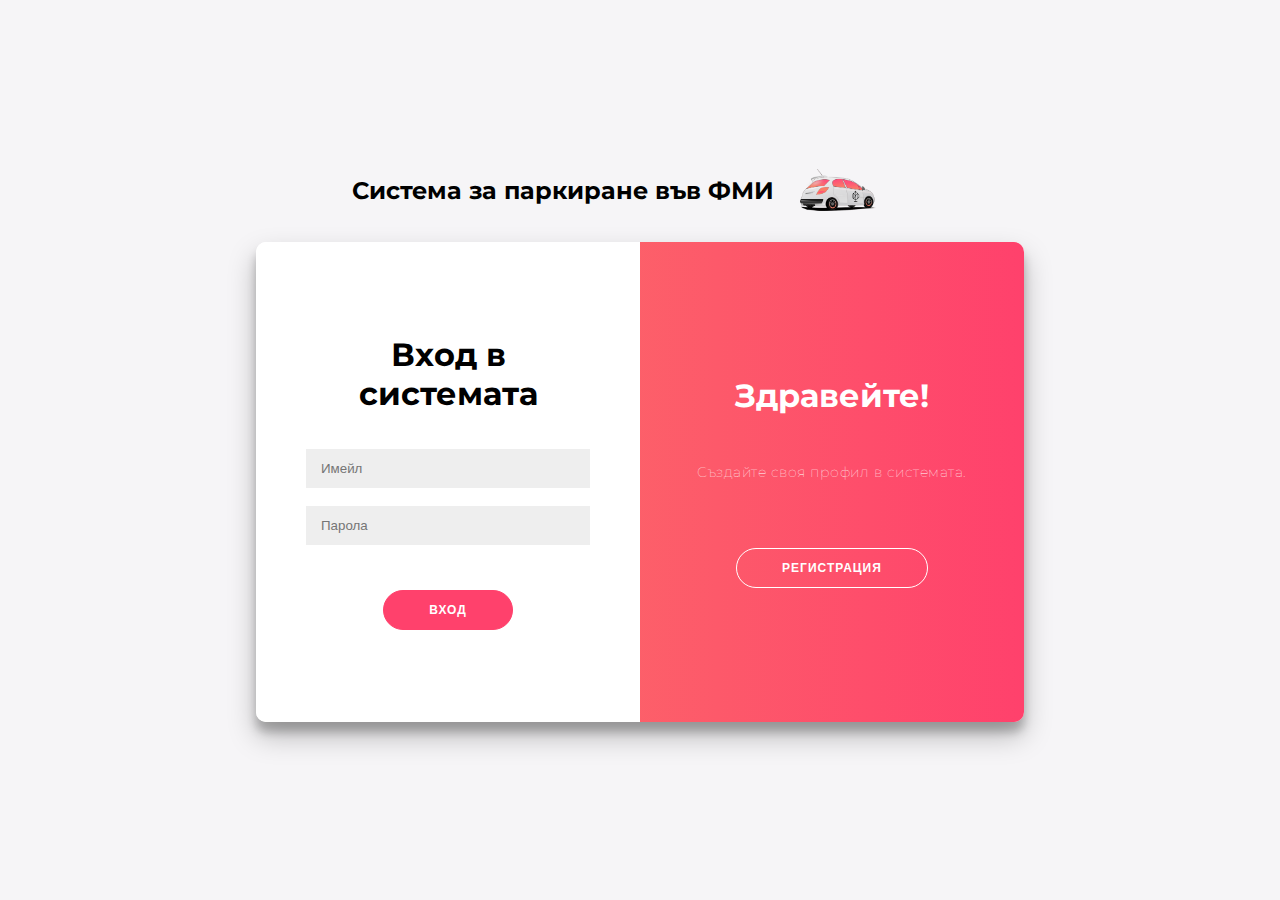
<file: FMI_Parking_System/index.html>
<!DOCTYPE html>
<html lang="en">
<head>
    <meta charset="UTF-8">
    <meta http-equiv="X-UA-Compatible" content="IE=edge">
    <meta name="viewport" content="width=device-width, initial-scale=1.0">
    <title>Система за паркиране във ФМИ</title>
</head>
<body>
    <!-- this is the default page of the system which redirects the user over to the login page -->
    <script>
        window.location.replace("frontend/login/login_form.html");
    </script>
</body>
</html>
</file>
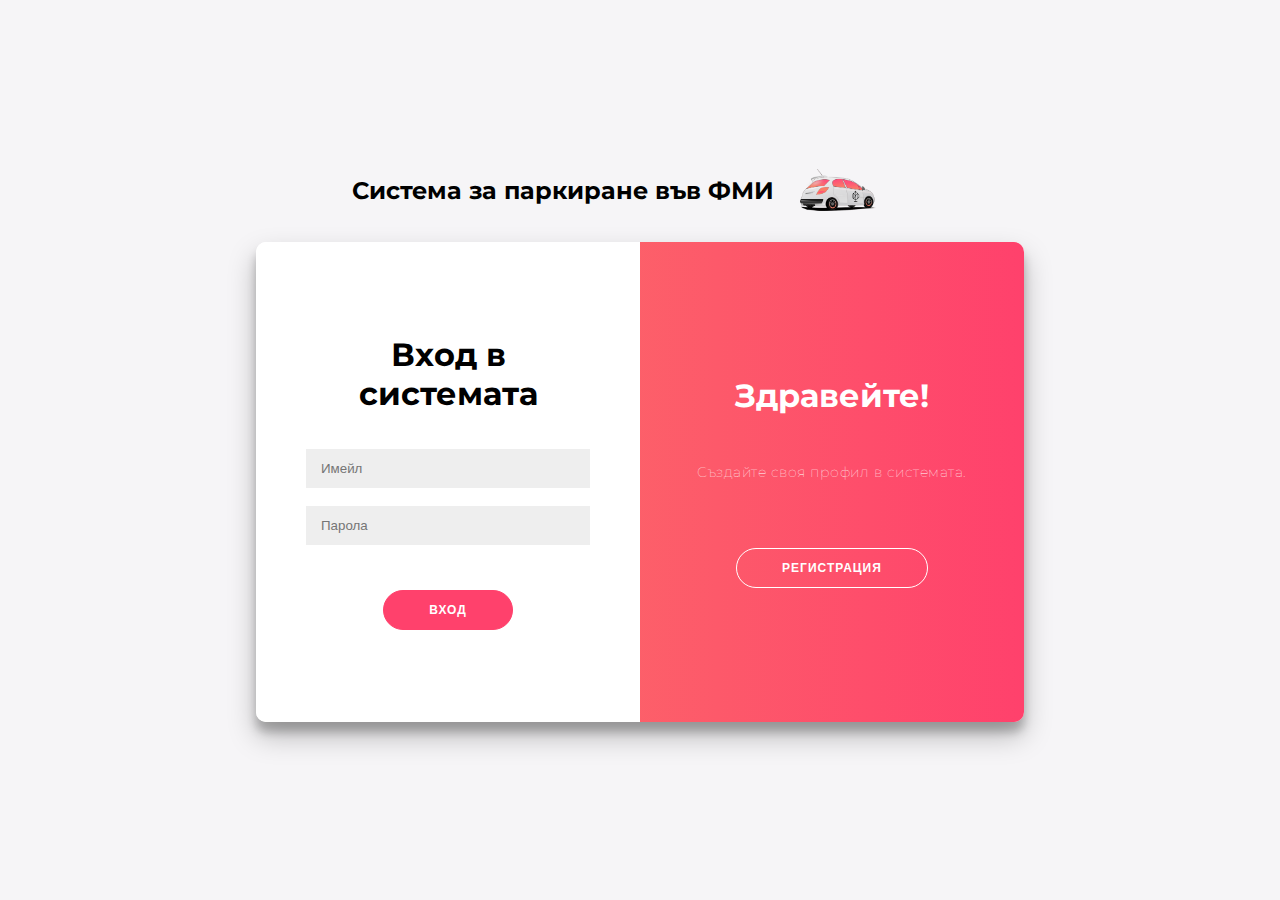
<file: FMI_Parking_System/frontend/login/login_form.html>
<!DOCTYPE html>
<html lang="en">

<head>
  <meta charset="UTF-8" />
  <meta http-equiv="X-UA-Compatible" content="IE=edge" />
  <meta name="viewport" content="width=device-width, initial-scale=1.0" />
  <link rel="stylesheet" href="css/login_form_styles.css">
  <script defer src="javascript/send_user_data.js"></script>
  <title>Login</title>
</head>

<body>

  <!-- log in and register page header-->
  <header>
    <h2 id="system-name-header">Система за паркиране във ФМИ</h2>
    <img src="images/Logo.png" alt="Parking system logo">
  </header>
  <div class="container" id="container">

    <div class="form-container sign-in-container">
      
      <!-- log in form -->
      <form id="login-form">
        <h1>Вход в системата</h1>
        
        <!-- email -->
        <input type="email" placeholder="Имейл" required name="email-login" id="email">

        <!-- password -->
        <input type="password" placeholder="Парола" required name="password-login" id="password">

        <!-- submit button -->
        <button type="submit" id="login-button" onclick="login()">Вход</button>

        <!-- response when a field was incorrect -->
        <div class="form-item no-show" id="response-message">
        </div>
      </form>
    </div>

    <div class="form-container sign-up-container">
      <!-- Registration form -->
      <form id="registration-form">
        <h1>Създай акаунт</h1>

        <!-- first name -->
        <input type="text" placeholder="Име" autocomplete="off" required name="firstname" id="firstname">

        <!-- last name -->
        <input type="text" placeholder="Фамилия" autocomplete="off" required name="lastname" id="lastname">

        <!-- user sex -->
        <select name="sex" id="sex" class="custom-select">
          <option value="M">Мъж</option>
          <option value="F">Жена</option>
        </select>

        <!-- car number -->
        <input type="text" placeholder="Номер на кола" autocomplete="off" required name="car_number" id="car_number">

        <!-- email -->
        <input type="email" placeholder="Имейл" required name="email-register" id="email">

        <!-- password -->
        <input type="password" placeholder="Парола" required name="password-register" id="password">

        <!-- repeat password -->
        <input type="password" placeholder="Повторете паролата" required name="repeat_password" id="repeat-password">

        <!-- user type -->
        <select name="user_type" id="user-type" class="custom-select">
          <option value="Щатен преподавател">Щатен преподавател</option>
          <option value="Хоноруван преподавател">Хоноруван преподавател</option>
        </select>

        <!-- submit button -->
        <button type="submit" id="register-button" onclick="register()">Регистриране</button>

        <!-- response when a field was incorrect -->
        <div class="form-item no-show" id="response-message-register">
        </div>
      </form>
    </div>

    <!-- Slide part -->
    <div class="overlay-container">
      <div class="overlay">
        <!-- Slide part - login -->
        <div class="overlay-panel overlay-left">
          <h1>Здравейте отново!</h1>
          <p>За да използвате функционалностите на системата, моля влезте във вашия профил.</p>
          <button class="ghost" id="signIn">Вход</button>
        </div>
        <!-- Slide part - registration -->
        <div class="overlay-panel overlay-right">
          <h1>Здравейте!</h1>
          <p>Създайте своя профил в системата.</p>
          <button class="ghost" id="signUp">Регистрация</button>
        </div>
      </div>
    </div>

  </div>

</body>

</html>
</file>
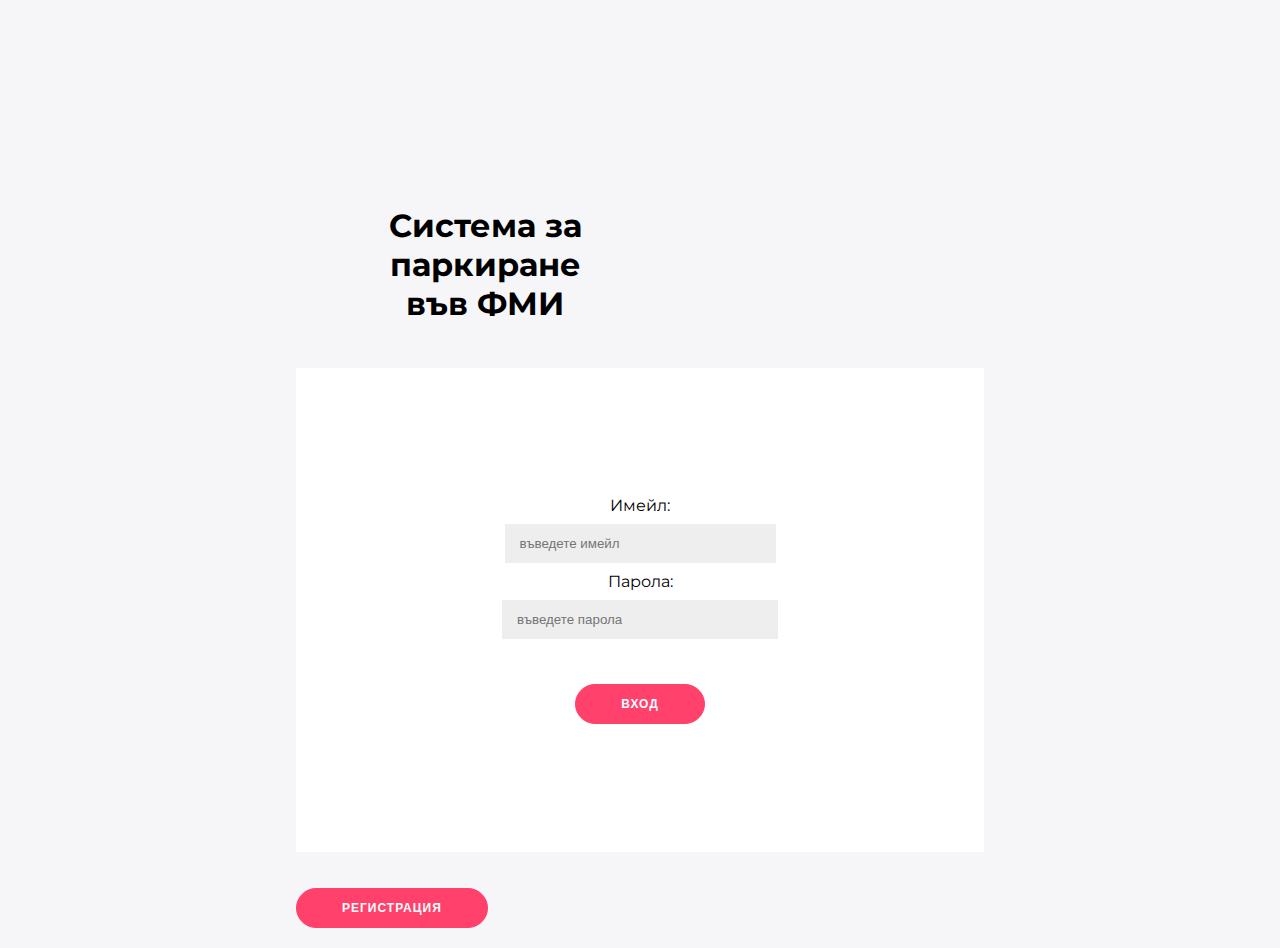
<file: FMI_Parking_System/frontend/login/login_form_old-ne ni trqbva.html>
<!DOCTYPE html>
<html lang="en">
<head>
    <meta charset="UTF-8" />
    <meta http-equiv="X-UA-Compatible" content="IE=edge" />
    <meta name="viewport" content="width=device-width, initial-scale=1.0" />
    <link rel="stylesheet" href="css/login_form_styles.css">
    <script defer src="javascript/send_user_data.js"></script>
    <title>Login</title>
</head>
<body>
    <main>
        <!-- log in page header -->
        <header>
            <h1 id="system-name-header">Система за паркиране във ФМИ</h1>
        </header>

        <!-- log in form -->
        <form id="login-form">

            <!-- email -->
            <div class="form-item">
                <label for="email"><span>Имейл:</span></label>
                <input type="email" placeholder="въведете имейл" required name="email" id="email">
            </div>

            <!-- password -->
            <div class="form-item">
                <label for="password"><span>Парола:</span></label>
                <input type="password" placeholder="въведете парола" required name="password" id="password">
            </div>

            <!-- submit button -->
            <div class="form-item button-container">
                <button type="submit" id="login-button">Вход</button>
            </div>

            <!-- response when a field was incorrect -->
            <div class="form-item no-show" id="response-message">
            </div>
        </form>

        <!-- button for redirection over to the registration page in case the user doesn't have account -->
        <button type="button" id="to-registration-btn">Регистрация</button>
    </main>
</body>
</html>
</file>
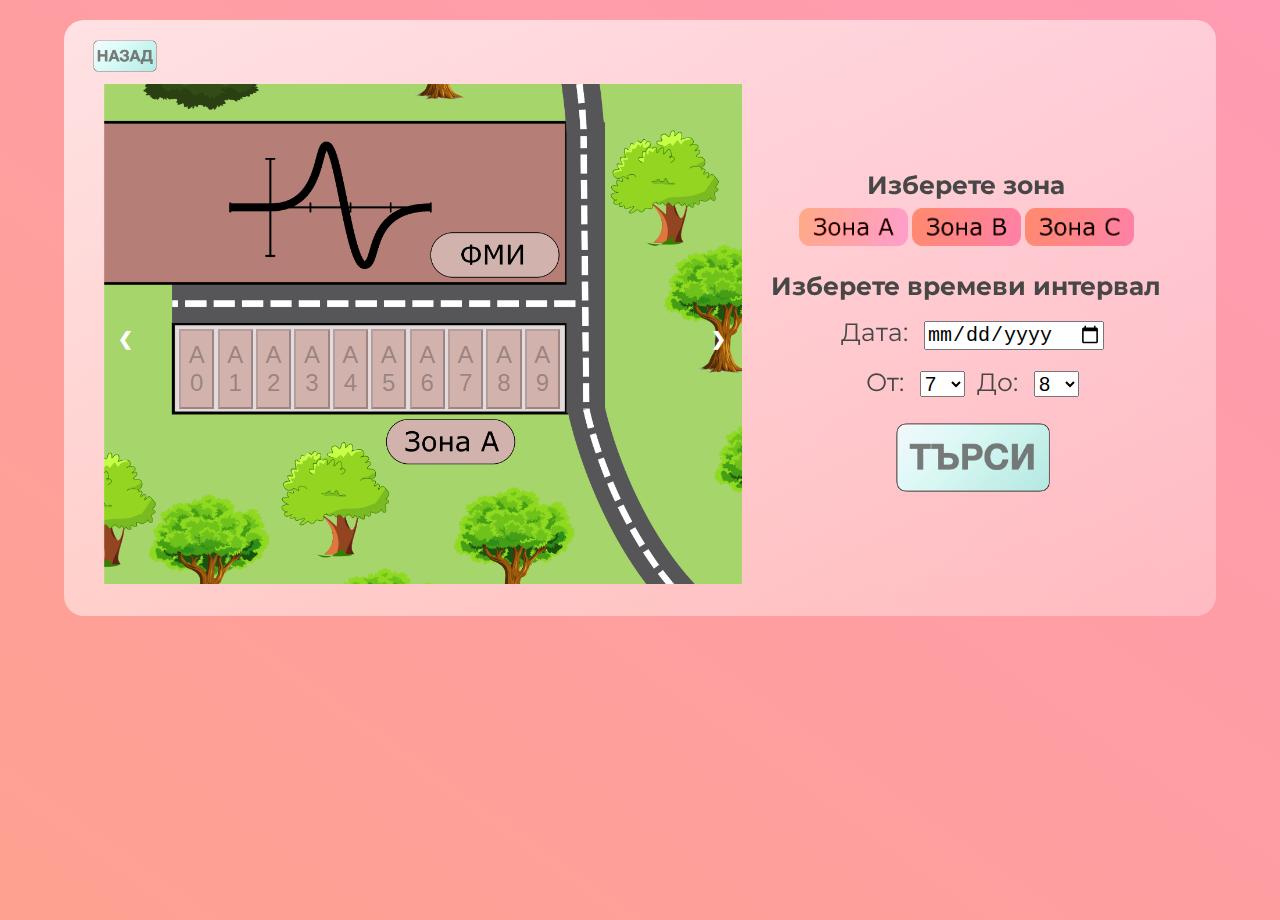
<file: FMI_Parking_System/frontend/map/zones.html>
<!DOCTYPE html>
<html lang="en">

<head>
  <meta charset="UTF-8">
  <meta http-equiv="X-UA-Compatible"
        content="IE=edge">
  <meta name="viewport"
        content="width=device-width, initial-scale=1.0">
  <link rel="stylesheet"
        href="css/zones.css">
  <script defer
          src="javascript/load_map.js"></script>
  <script defer
          src="javascript/send_form_search.js"></script>
  <script defer
          src="javascript/handle_select_options.js"></script>
  <script defer
          src="javascript/buttons_click.js"></script>
  <title>Save slot</title>
</head>

<body>
  <main>
    <div class="left-right-wrapper">
      <div class="left">

        <!-- Slideshow -->
        <div class="slideshow-container">

          <!-- First slide -->
          <div class="mySlides fade"
               id="FMI">
            <button class="space"
                    id="A0"
                    disabled>A<br>0</button>
            <button class="space"
                    id="A1"
                    disabled>A<br>1</button>
            <button class="space"
                    id="A2"
                    disabled>A<br>2</button>
            <button class="space"
                    id="A3"
                    disabled>A<br>3</button>
            <button class="space"
                    id="A4"
                    disabled>A<br>4</button>
            <button class="space"
                    id="A5"
                    disabled>A<br>5</button>
            <button class="space"
                    id="A6"
                    disabled>A<br>6</button>
            <button class="space"
                    id="A7"
                    disabled>A<br>7</button>
            <button class="space"
                    id="A8"
                    disabled>A<br>8</button>
            <button class="space"
                    id="A9"
                    disabled>A<br>9</button>
          </div>

          <!-- Second slide -->
          <div class="mySlides fade"
               id="FZF">
            <button class="space"
                    id="B0"
                    disabled>B<br>0</button>
            <button class="space"
                    id="B1"
                    disabled>B<br>1</button>
            <button class="space"
                    id="B2"
                    disabled>B<br>2</button>
            <button class="space"
                    id="B3"
                    disabled>B<br>3</button>
            <button class="space"
                    id="B4"
                    disabled>B<br>4</button>
            <button class="space"
                    id="B5"
                    disabled>B<br>5</button>
            <button class="space"
                    id="B6"
                    disabled>B<br>6</button>
            <button class="space"
                    id="B7"
                    disabled>B<br>7</button>
            <button class="space"
                    id="B8"
                    disabled>B<br>8</button>
            <button class="space"
                    id="B9"
                    disabled>B<br>9</button>
            <button class="space"
                    id="B10"
                    disabled>B<br>10</button>
            <button class="space"
                    id="B11"
                    disabled>B<br>11</button>
            <button class="space"
                    id="B12"
                    disabled>B<br>12</button>
            <button class="space"
                    id="B13"
                    disabled>B<br>13</button>
            <button class="space"
                    id="B14"
                    disabled>B<br>14</button>
            <button class="space"
                    id="B15"
                    disabled>B<br>15</button>
          </div>

          <!-- Third slide -->
          <div class="mySlides fade"
               id="FHF">
            <button class="space"
                    id="C0"
                    disabled>C<br>0</button>
            <button class="space"
                    id="C1"
                    disabled>C<br>1</button>
            <button class="space"
                    id="C2"
                    disabled>C<br>2</button>
            <button class="space"
                    id="C3"
                    disabled>C<br>3</button>
            <button class="space"
                    id="C4"
                    disabled>C<br>4</button>
            <button class="space"
                    id="C5"
                    disabled>C<br>5</button>
            <button class="space"
                    id="C6"
                    disabled>C<br>6</button>
            <button class="space"
                    id="C7"
                    disabled>C<br>7</button>
            <button class="space"
                    id="C8"
                    disabled>C<br>8</button>
            <button class="space"
                    id="C9"
                    disabled>C<br>9</button>
            <button class="space"
                    id="C10"
                    disabled>C<br>10</button>
            <button class="space"
                    id="C11"
                    disabled>C<br>11</button>
            <button class="space"
                    id="C12"
                    disabled>C<br>12</button>
            <button class="space"
                    id="C13"
                    disabled>C<br>13</button>
            <button class="space"
                    id="C14"
                    disabled>C<br>14</button>
            <button class="space"
                    id="C15"
                    disabled>C<br>15</button>
            <button class="space"
                    id="C16"
                    disabled>C<br>16</button>
            <button class="space"
                    id="C17"
                    disabled>C<br>17</button>
          </div>

          <!-- Pointers for next and previous slide -->
          <a class="prev"
             onclick="plusSlides(-1)">&#10094;</a>
          <a class="next"
             onclick="plusSlides(1)">&#10095;</a>
        </div>
      </div>

      <div class="right">
        <h2 class="text">Изберете зона</h2>

        <!-- Zone buttons -->
        <div class="btn-container">
          <img src="./images/buttonA.png"
               alt="btnA"
               class="btn"
               onclick="currentSlide(1)"></img>
          <img src="./images/buttonB.png"
               alt="btnB"
               class="btn"
               onclick="currentSlide(2)"></img>
          <img src="./images/buttonC.png"
               alt="btnC"
               class="btn"
               onclick="currentSlide(3)"></img>
        </div>

        <!-- Form for querying available places in a specific time period -->
        <form id="search-form">

          <!-- Form header -->
          <header id="form-header">
            <h2 class="text">Изберете времеви интервал</h2>
          </header>

          <!-- The form itself -->
          <section id="form-inputs">

            <!-- Date for the query -->
            <div class="form-item">
              <label for="date"
                     class="text">Дата:</label>
              <input type="date"
                     name="date"
                     id="date">
            </div>

            <div class="interval-wrapper">
              <!-- The beggining of the time interval -->
              <div class="form-item">
                <label for="start-time"
                       class="text">От:</label>

                <!-- Its options are created dynamically -->
                <select name="start-time"
                        id="start-time">
                </select>
              </div>

              <!-- The end of the time interval -->
              <div class="form-item">
                <label for="end-time"
                       class="text">До:</label>

                <!-- Its options are created dynamically -->
                <select name="end-time"
                        id="end-time">
                </select>
              </div>
            </div>

            <!-- button "Търси" for submitting the form -->
            <img src="images/search.png"
                 class="search-btn"
                 id="to-search">

          </section>

          <!-- Response from the backend -->
          <div id="response">
          </div>
        </form>
      </div>
    </div>

    <!-- Response from the backend -->
    <div id="reservation-response">
    </div>

  </main>

  <!-- Confirmation box for when the user clicks on an available slot -->
  <div id="confirm-message-container"
       class="non-visible">
    <section id="message">
      <p id="confirm-message">Сигурни ли сте, че искате да резервирате <span id="selected-button"></span>?</p>
    </section>

    <ul id="button-list">
      <li id="yes-button">
        <span>ДА</span>
      </li>
      <li id="no-button">
        <span>НЕ</span>
      </li>
    </ul>
  </div>

  <!-- Dimmer that is used when the confirmation box is displayed (it makes sure that only the confirmation box's options can be pressed and dims everything but the confirmation box)-->
  <div class="dimmer non-visible">
  </div>

  <!-- "Назад" button -->
  <aside>
    <img src="images/back.png"
         class="search-btn"
         id="back-btn">
  </aside>

</body>

</html>
</file>
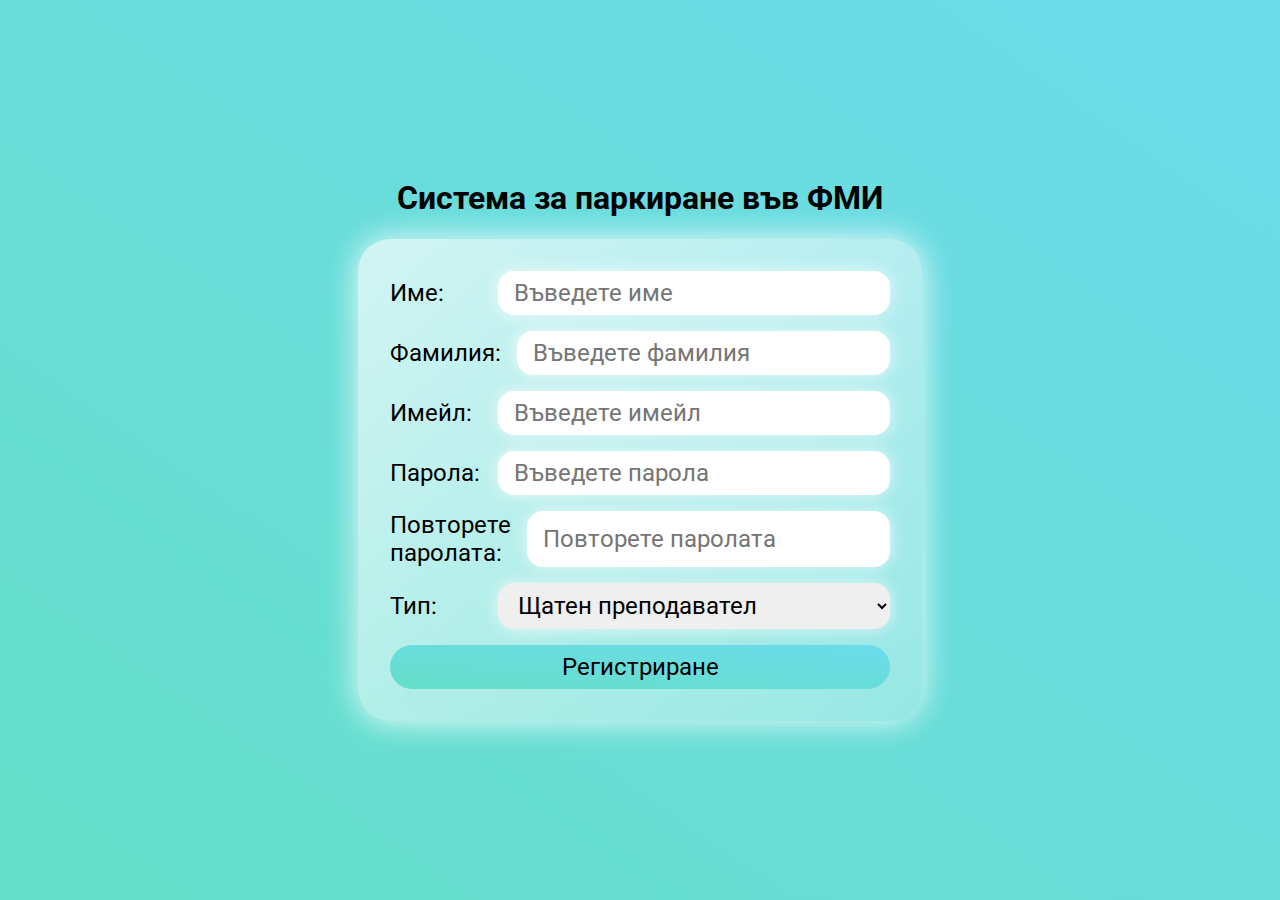
<file: FMI_Parking_System/frontend/registration/registration_form.html>
<!DOCTYPE html>
<html lang="en">
<head>
    <meta charset="UTF-8" />
    <meta http-equiv="X-UA-Compatible" content="IE=edge" />
    <meta name="viewport" content="width=device-width, initial-scale=1.0" />
    <link rel="stylesheet" href="css/form_styles.css">
    <script defer src="../login/javascript/send_user_data.js"></script>
    <title>Register</title>
</head>
<body>
    <main>

        <!-- Registration page header -->
        <header>
            <h1 id="system-name-header">Система за паркиране във ФМИ</h1>
        </header>

        <!-- Registration form -->
        <form id="registration-form">

            <!-- First name -->
            <div class="form-item">
                <label for="firstname"><span>Име:</span></label>
                <input type="text" placeholder="Въведете име" autocomplete="off" required name="firstname" id="firstname">
            </div>

            <!-- Family name -->
            <div class="form-item">
                <label for="lastname"><span>Фамилия:</span></label>
                <input type="text" placeholder="Въведете фамилия" autocomplete="off" required name="lastname" id="lastname">
            </div>

            <!-- E-mail -->
            <div class="form-item">
                <label for="email"><span>Имейл:</span></label>
                <input type="email" placeholder="Въведете имейл" required name="email" id="email">
            </div>

            <!-- Password -->
            <div class="form-item">
                <label for="password"><span>Парола:</span></label>
                <input type="password" placeholder="Въведете парола" required name="password" id="password">
            </div>

            <!-- Repeated password -->
            <div class="form-item">
                <label for="repeat-password"><span>Повторете паролата:</span></label>
                <input type="password" placeholder="Повторете паролата" required name="repeat_password" id="repeat-password">
            </div>

            <!-- User type -->
            <div class="form-item">
                <label for="user-type"><span>Тип:</span></label>
                <select name="user_type" id="user-type">
                    <option value="Щатен преподавател">Щатен преподавател</option>
                    <option value="Хоноруван преподавател">Хоноруван преподавател</option>
                    <option value="Студент">Студент</option>
                </select>
            </div>

            <!-- Submit button -->
            <div class="form-item button-container">
                <button type="submit" id="register-button">Регистриране</button>
            </div>

            <!-- Response message -->
            <div class="form-item no-display" id="response-message">
            </div>
        </form>
    </main>
</body>
</html>
</file>
<file: FMI_Parking_System/frontend/login/css/login_form_styles.css>
@import url('https://fonts.googleapis.com/css?family=Montserrat:400,800');

* {
	box-sizing: border-box;
}

body {
	background: #f6f5f7;
	display: flex;
	justify-content: center;
	align-items: center;
	flex-direction: column;
	font-family: 'Montserrat', sans-serif;
	height: 100vh;
	margin: -20px 0 0px;

	/* color variables used later in the code */
	--buttons: #FF416C;
	--buttonsHover: #FA2E5D;
	--white: #FFFFFF;
	--gradient1: #FA7D67;
	--gradient2: #FF416C;
	--responseMessage: #FF4D4D;
	--responseMessageBox: #FF4D4DB3;
	--mainContainerShadow1: #00000040;
	--mainContainerShadow2: #00000038;
}

h1 {
	font-weight: bold;
	margin: 0;
    margin-bottom: 3vh;
}

h2 {
	text-align: center;
}

p {
	font-size: 14px;
	font-weight: 100;
	line-height: 20px;
	letter-spacing: 0.5px;
	margin: 20px 0 30px;
}

header{
	display: flex;
	width: 55%;
	align-items: center;
	text-align: center;
	padding: 2vh 5vw;
}

img{
	width: 6vw;
	margin-left: 2vw;
}

/* Buttons */
button {
	border-radius: 20px;
	border: 1px solid var(--buttons);
	background-color: var(--buttons);
	color: var(--white);
	font-size: 12px;
	font-weight: bold;
	padding: 12px 45px;
	letter-spacing: 1px;
	text-transform: uppercase;
	transition: transform 80ms ease-in;
    margin-top: 4vh;
}

button:hover{
	background-color: var(--buttonsHover);
	cursor: pointer;
}

button:active {
	transform: scale(0.95);
}

button:focus {
	outline: none;
}

button.ghost {
	background-color: transparent;
	border-color: var(--white);
}

/* Form */
form{
	background-color: var(--white);
	display: flex;
	align-items: center;
	justify-content: center;
	flex-direction: column;
	padding: 0 50px;
	height: 100%;
	text-align: center;
}

/* Form inputs */
input, .custom-select {
	background-color: #eee;
	border: none;
	padding: 12px 15px;
	margin: 1vh 0;
	width: 100%;
}

/* Main container for login and registration */
.container {
	background-color: var(--white);
	border-radius: 10px;
  	box-shadow: 0 14px 28px var(--mainContainerShadow1), 
			0 10px 10px var(--mainContainerShadow2);
	position: relative;
	overflow: hidden;
	width: 60vw;
	max-width: 100%;
	min-height: 480px;
}

.form-container {
	position: absolute;
	top: 0;
	height: 100%;
	transition: all 0.6s ease-in-out;
}

/* Devide into two parts */
.sign-in-container {
	left: 0;
	width: 50%;
	z-index: 2;
}

.sign-up-container {
	left: 0;
	width: 50%;
	opacity: 0;
	z-index: 1;
}

/* Registration to right */
.container.right-panel-active .sign-up-container {
	transform: translateX(100%);
	opacity: 1;
	z-index: 5;
	animation: show 0.6s;
}

/* Error message */
#response-message {
    box-sizing: border-box;
    margin-top: 1.5rem;
    margin-bottom: 0;
    padding: 1rem;
    background-color: var(--responseMessage);
    box-shadow: 0 0 1rem var(--responseMessageBox);
    justify-content: space-evenly;
}

#response-message span {
    color: var(--white);
    display: flex;
    align-items: center;
    justify-content: center;
}

#response-message span p {
    margin: 0;
    text-align: center;
}

#response-message img {
    width: 70px;
    height: 60px;
}

.no-show {
    display: none !important;
}

@keyframes show {
	0%, 49.99% {
		opacity: 0;
		z-index: 1;
	}
	
	50%, 100% {
		opacity: 1;
		z-index: 5;
	}
}

/* Slider container */
.overlay-container {
	position: absolute;
	top: 0;
	left: 50%;
	width: 50%;
	height: 100%;
	overflow: hidden;
	transition: transform 0.6s ease-in-out;
	z-index: 100;
}

/* Slider design */
.overlay {
	background: var(--gradient2);
	background: -webkit-linear-gradient(to right, var(--gradient1), var(--gradient2));
	background: linear-gradient(to right, var(--gradient1), var(--gradient2));
	background-repeat: no-repeat;
	background-size: cover;
	background-position: 0 0;
	color: var(--white);
	position: relative;
	left: -100%;
	height: 100%;
	width: 200%;
  	transform: translateX(0);
	transition: transform 0.6s ease-in-out;
}

.overlay-panel {
	position: absolute;
	display: flex;
	align-items: center;
	justify-content: center;
	flex-direction: column;
	padding: 0 40px;
	text-align: center;
	top: 0;
	height: 100%;
	width: 50%;
	transform: translateX(0);
	transition: transform 0.6s ease-in-out;
}

/* Slider move */
.container.right-panel-active .overlay-container{
	transform: translateX(-100%);
}

.container.right-panel-active .overlay {
  	transform: translateX(50%);
}

.overlay-left {
	transform: translateX(-20%);
}

.container.right-panel-active .overlay-left {
	transform: translateX(0);
}

.overlay-right {
	right: 0;
	transform: translateX(0);
}

.container.right-panel-active .overlay-right {
	transform: translateX(20%);
}
</file>
<file: FMI_Parking_System/frontend/map/css/zones.css>
@import url('https://fonts.googleapis.com/css?family=Montserrat:400,800');

* {
  box-sizing: border-box;
}

body {
  background: linear-gradient(to right top, #FFA190, #FF9BB3);
  font-family: 'Montserrat', sans-serif;
  margin: 0;
  margin-top: 20px;
  min-height: 100vh;

  /* color variables used later in the code */
  --red-color: #D63F4D;
  --green-color: #5BC76A;
  --beige-color: #D2B2ADFF;
  --accountColorFrom: rgba(255, 255, 255, 0.7);
  --accountColorTo: rgba(255, 255, 255, 0.3);
}

main {
  background: linear-gradient(to top left, var(--accountColorTo), var(--accountColorFrom));
  margin-left: 5%;
  padding: 2rem;
  width: 90%;
  border-radius: 20px;
  padding-top: 4rem;
}

h2 {
  margin: 0;
}

input,
select {
  font-size: 20px;
}

/* Slideshow container */
.slideshow-container {
  position: relative;
  margin: auto;
  max-width: 640px;
  width: 100%;
  height: 500px;
}

.mySlides {
  width: 100%;
  height: 100%;
}

.zoomedZones {
  width: 640px;
}

.border {
  border: 2px solid #808080;
  border-radius: 3%;
}

.space {
  position: absolute;
  background-color: #D2B2ADFF;
  cursor: pointer;
}

/* Zone A parking slots */
#A0 {
  top: 49%;
  left: 12%;
  width: 5.5%;
  height: 16%;
  font-size: x-large;
}

#A1 {
  top: 49%;
  left: 18%;
  width: 5.5%;
  height: 16%;
  font-size: x-large;
}

#A2 {
  top: 49%;
  left: 24%;
  width: 5.5%;
  height: 16%;
  font-size: x-large;
}

#A3 {
  top: 49%;
  left: 30%;
  width: 5.5%;
  height: 16%;
  font-size: x-large;
}

#A4 {
  top: 49%;
  left: 36%;
  width: 5.5%;
  height: 16%;
  font-size: x-large;
}

#A5 {
  top: 49%;
  left: 42%;
  width: 5.5%;
  height: 16%;
  font-size: x-large;
}

#A6 {
  top: 49%;
  left: 48%;
  width: 5.5%;
  height: 16%;
  font-size: x-large;
}

#A7 {
  top: 49%;
  left: 54%;
  width: 5.5%;
  height: 16%;
  font-size: x-large;
}

#A8 {
  top: 49%;
  left: 60%;
  width: 5.5%;
  height: 16%;
  font-size: x-large;
}

#A9 {
  top: 49%;
  left: 66%;
  width: 5.5%;
  height: 16%;
  font-size: x-large;
}

/* Zone A background */
#FMI {
  background-image: url("../images/fmi1.png");
  background-repeat: no-repeat;
  background-size: 100% auto;
}

/* Zone B parking slots */
#B0 {
  top: 58.7%;
  left: 2%;
  width: 5.5%;
  height: 16%;
  font-size: large;
}

#B1 {
  top: 58.7%;
  left: 8%;
  width: 5.5%;
  height: 16%;
  font-size: large;
}

#B2 {
  top: 58.7%;
  left: 14%;
  width: 5.5%;
  height: 16%;
  font-size: large;
}

#B3 {
  top: 58.7%;
  left: 20%;
  width: 5.5%;
  height: 16%;
  font-size: large;
}

#B4 {
  top: 58.7%;
  left: 26%;
  width: 5.5%;
  height: 16%;
  font-size: large;
}

#B5 {
  top: 58.7%;
  left: 32%;
  width: 5.5%;
  height: 16%;
  font-size: large;
}

#B6 {
  top: 58.7%;
  left: 38%;
  width: 5.5%;
  height: 16%;
  font-size: large;
}

#B7 {
  top: 58.7%;
  left: 44%;
  width: 5.5%;
  height: 16%;
  font-size: large;
}

#B8 {
  top: 58.7%;
  left: 50%;
  width: 5.5%;
  height: 16%;
  font-size: large;
}

#B9 {
  top: 58.7%;
  left: 56%;
  width: 5.5%;
  height: 16%;
  font-size: large;
}

#B10 {
  top: 83.6%;
  left: 51%;
  width: 5.5%;
  height: 16%;
  font-size: large;
}

#B11 {
  top: 83.6%;
  left: 57.5%;
  width: 5.5%;
  height: 16%;
  font-size: large;
}

#B12 {
  top: 83.6%;
  left: 64%;
  width: 5.5%;
  height: 16%;
  font-size: large;
}

#B13 {
  top: 83.6%;
  left: 70.5%;
  width: 5.5%;
  height: 16%;
  font-size: large;
}

#B14 {
  top: 83.6%;
  left: 77%;
  width: 5.5%;
  height: 16%;
  font-size: large;
}

#B15 {
  top: 83.6%;
  left: 83.5%;
  width: 5.5%;
  height: 16%;
  font-size: large;
}

/* Zone B background */
#FZF {
  background-image: url("../images/fzf1.png");
  background-repeat: no-repeat;
  background-size: 100% 105%;
}

/* Zone C parking slots */
#C0 {
  top: 48%;
  left: 7%;
  width: 7%;
  height: 21%;
  font-size: x-large;
}

#C1 {
  top: 48%;
  left: 15%;
  width: 7%;
  height: 21%;
  font-size: x-large;
}

#C2 {
  top: 48%;
  left: 23%;
  width: 7%;
  height: 21%;
  font-size: x-large;
}

#C3 {
  top: 48%;
  left: 31%;
  width: 7%;
  height: 21%;
  font-size: x-large;
}

#C4 {
  top: 48%;
  left: 39%;
  width: 7%;
  height: 21%;
  font-size: x-large;
}

#C5 {
  top: 48%;
  left: 47%;
  width: 7%;
  height: 21%;
  font-size: x-large;
}

#C6 {
  top: 48%;
  left: 55%;
  width: 7%;
  height: 21%;
  font-size: x-large;
}

#C7 {
  top: 80.5%;
  left: 7%;
  width: 7%;
  height: 19%;
  font-size: x-large;
}

#C8 {
  top: 80.5%;
  left: 15%;
  width: 7%;
  height: 19%;
  font-size: x-large;
}

#C9 {
  top: 80.5%;
  left: 23%;
  width: 7%;
  height: 19%;
  font-size: x-large;
}

#C10 {
  top: 80.5%;
  left: 31%;
  width: 7%;
  height: 19%;
  font-size: x-large;
}

#C11 {
  top: 80.5%;
  left: 39%;
  width: 7%;
  height: 19%;
  font-size: x-large;
}

#C12 {
  top: 80.5%;
  left: 47%;
  width: 7%;
  height: 19%;
  font-size: x-large;
}

#C13 {
  top: 80.5%;
  left: 55%;
  width: 7%;
  height: 19%;
  font-size: x-large;
}

#C14 {
  top: 81%;
  left: 70.5%;
  width: 7%;
  height: 18.5%;
  font-size: x-large;
}

#C15 {
  top: 81%;
  left: 78%;
  width: 7%;
  height: 18.5%;
  font-size: x-large;
}

#C16 {
  top: 81%;
  left: 85.5%;
  width: 6.5%;
  height: 18.5%;
  font-size: x-large;
}

#C17 {
  top: 81%;
  left: 92.5%;
  width: 6.5%;
  height: 18.5%;
  font-size: x-large;
}

/* Zone C background */
#FHF {
  background-image: url("../images/fhf1.png");
  background-repeat: no-repeat;
  background-size: 100% auto;

}


/* form */
#search-form {
  display: flex;
  justify-content: space-evenly;
  align-items: initial;
  flex-direction: column;
  margin: 1vw 0;
}

#form-header {
  margin-bottom: 0.5rem;
}

#form-inputs {
  display: flex;
  flex-direction: column;
  justify-content: center;
  align-items: center;
}

.form-item {
  margin-bottom: 4%;
}

/* Next & previous buttons */

.prev,
.next {
  cursor: pointer;
  position: absolute;
  top: 50%;
  width: auto;
  padding: 16px;
  margin-top: -22px;
  color: #FFFFFF;
  font-weight: bold;
  font-size: 18px;
  font-family: 'Montserrat', sans-serif;
  transition: 0.6s ease;
  border-radius: 0 3px 3px 0;
  user-select: none;
}


/* Position the "next button" to the right */

.next {
  right: 0;
  border-radius: 3px 0 0 3px;
}


/* On hover, add a black background color with a little bit see-through */

.prev:hover,
.next:hover {
  background-color: #000000CC;
}


/* Caption text */

.text {
  color: #313131;
  font-size: 25px;
  font-family: 'Montserrat', sans-serif;
  padding: 8px 12px;
  bottom: 8px;
  width: 100%;
  text-align: center;
  filter: brightness(145%);
}


.btn-container {
  margin: 0;
  text-align: center;
  width: 100%;
}


.btn,
.search-btn {
  cursor: pointer;
  width: 25%;
  max-width: 155px;
  display: inline-block;
  transition: background-color 0.6s ease;
  filter: brightness(110%);
}

.search-btn {
  margin-left: 0.8rem;
  width: 40%;
}

#to-search {
  margin-top: 1rem;
}

#back-btn {
  position: fixed;
  top: 2.5rem;
  left: 5rem;
  width: 4rem;
  height: auto;
  background-image: "../images/back.png";
}

.slots-container {
  display: flex;
  flex-direction: column;
  margin-top: 1rem;
}

.row-btns {
  display: flex;
  justify-content: center;
}

.slots-btn {
  border-radius: 1rem;
  border: none;
  padding: 1rem;
  width: 10%;
  border: 2px solid #808080;
  background-color: #808080;
  color: #FFFFFF;
  font-size: xx-large;
  margin: 0.5rem 0.5rem;
}

.active,
.btn:hover,
.search-btn:hover {
  filter: brightness(135%);
}

/* Fading animation */
.fade {
  -webkit-animation-name: fade;
  /* Chrome and Safari */
  -webkit-animation-duration: 2.0s;
  /* Chrome and Safari */
  -moz-animation-name: fade;
  /* Mozilla */
  -moz-animation-duration: 2.0s;
  /* Mozilla */
  animation-name: fade;
  animation-duration: 2.0s;
}

@-moz-keyframes fade {
  from {
    opacity: .4;
  }

  to {
    opacity: 1;
  }
}

@-webkit-keyframes fade {
  from {
    opacity: .4;
  }

  to {
    opacity: 1;
  }
}

@keyframes fade {
  from {
    opacity: .4;
  }

  to {
    opacity: 1;
  }
}

/* response message for search query */
#response,
#reservation-response {
  display: none;
  font-size: x-large;
  position: absolute;
  left: 35%;
  width: 30%;
  z-index: 4;
  padding: 1rem;
  color: #FFFFFF;
  text-align: center;
}

#reservation-response {
  width: 40%;
  left: 30%;
}

.error {
  display: block !important;
  background-color: #FF4D4D;
  box-shadow: 0 0 1rem #FF4D4DB3;
}

.success {
  display: block !important;
  background-color: var(--green-color);
  box-shadow: 0 0 1rem var(--green-color);
}

.show-popup {
  -webkit-animation: fadeIn-Out 4s;
  /* Chrome and Safari */
  -moz-animation: fadeIn-Out 4s;
  /* Mozilla */
  animation: fadeIn-Out 4s;
}

/* 37,5% to 62.5% creates a pause and then the message disappears */
@-moz-keyframes fadeIn-Out {
  0% {
    opacity: 0;
  }

  37.5% {
    opacity: 1;
  }

  62.5% {
    opacity: 1;
  }

  100% {
    opacity: 0;
  }
}

@-webkit-keyframes fadeIn-Out {
  0% {
    opacity: 0;
  }

  37.5% {
    opacity: 1;
  }

  62.5% {
    opacity: 1;
  }

  100% {
    opacity: 0;
  }
}

@keyframes fadeIn-Out {
  0% {
    opacity: 0;
  }

  37.5% {
    opacity: 1;
  }

  62.5% {
    opacity: 1;
  }

  100% {
    opacity: 0;
  }
}

#search-params {
  margin: 2rem;
  font-size: 16px;
  text-align: center;
  background: linear-gradient(to right bottom, #FFFFFFB3, #FFFFFF4D);
  border-radius: 1rem;
  padding: 0.5rem;
  box-shadow: 6px 6px 20px #7A7A7A36;
}

#search-params p {
  color: #444444;
  text-shadow: 1px 1px #3B3A3A;
  margin: 0.2rem 0;
}

#confirm-message-container {
  position: absolute;
  margin: auto;
  left: 0;
  top: 0;
  right: 0;
  bottom: 0;
  z-index: 3;
  box-sizing: border-box;
  width: 30%;
  max-height: 250px;
  min-height: 20%;
  background: #F6F6F6;
  box-shadow: 0 0 1rem #F6F6F6;
  opacity: 1;
  font-size: 20px;
  border-radius: 1rem;
  display: flex;
  flex-direction: column;
}

.non-visible {
  display: none !important;
}

.dimmer {
  display: inline-block;
  width: 100%;
  height: 100%;
  z-index: 2;
  position: fixed;
  left: 0;
  top: 0;
  background: #000000;
  opacity: 0.4;
}

#confirm-message,
#button-list,
#message {
  margin: 0;
  padding: 0;
}

#message {
  flex: 1 0 70%;
  padding: 1rem;
  display: flex;
  align-items: center;
  justify-content: center;
  text-align: center;
}

#confirm-message {
  color: #8F9CB5;
  font-size: x-large;
}

#button-list {
  flex: 1 0 30%;
  list-style: none;
  display: flex;
}

#button-list li {
  flex: 1 1 50%;
  display: flex;
  justify-content: center;
  align-items: center;
  cursor: pointer;
  font-weight: bold;
}

#button-list li:hover {
  filter: brightness(110%);
}

#yes-button {
  background-color: #FC7169;
  color: #FFFFFF;
  border-bottom-left-radius: 1rem;
}

#no-button {
  background-color: #B6BECE;
  color: #FFFFFF;
  border-bottom-right-radius: 1rem;
}

.left-right-wrapper {
  display: flex;
  flex-direction: row;
  align-items: center;
}

.left {
  display: inline-block;
  width: 60%;
  padding: 0%;
  background-color: linear-gradient(to right top, #FFA190, #FF9BB3);
}

.right {
  display: inline-block;
  width: 40%;
}

.interval-wrapper {
  display: flex;
  flex-direction: row;
}

.available {
  background-color: var(--green-color);
}

.taken {
  background-color: var(--red-color);
}

.unavailable {
  background-color: var(--beige-color);
}
</file>
<file: FMI_Parking_System/frontend/registration/css/form_styles.css>
/* import Roboto font */
@import url('https://fonts.googleapis.com/css2?family=Roboto:wght@300&display=swap');

body {
    margin: 0;
    box-sizing: border-box;
    font-family: 'Roboto', sans-serif;

    /* color variables, used later in the code */
    --fontFrom: #65dfc9;
    --fontTo: #6cdbeb;
    --registrationFrom: rgba(255, 255, 255, 0.7);
    --registrationTo: rgba(255, 255, 255, 0.3);
    --registrationShadow: rgba(255, 255, 255, 0.9);
}

main {
    min-height: 100vh;
    background: linear-gradient(to right top, var(--fontFrom), var(--fontTo));

    display: flex;
    flex-direction: column;
    justify-content: center;
    align-items: center;
}

input, select {
    border-radius: 1rem;
    border: none;

    box-shadow: 0 0 1rem var(--registrationFrom);
    outline: none;
}

/* Registration page header */

#system-name-header {
    margin-top: 0;
}

/* Registration form */

#registration-form {
    min-width: 500px;
    max-width: 500px;
    background: linear-gradient(to right bottom, var(--registrationFrom), var(--registrationTo));
    box-shadow: 0 0 2rem var(--registrationShadow);

    border-radius: 2rem;
    padding: 2rem;

    font-size: 1.5rem;

    display: flex;
    flex-direction: column;
    justify-content: center;
    align-items: center;
}

@media only screen and (max-width: 700px) {
    #registration-form {
        min-width: 420px;
        max-width: 420px;
    }
}

.form-item {
    width: 100%;
    margin-bottom: 1rem;

    display: flex;
    justify-content: space-between;
}

.button-container {
    margin-bottom: 0;
}

.form-item input,select,button {
    font-family: 'Roboto', sans-serif;
    font-size: 1.5rem;

    box-sizing: border-box;
    padding: 0.5rem 1rem;

    flex: 1 0 70%;
}

.form-item label {
    flex: 1 0 10%;
    
    display: flex;
    justify-content: space-between;
    align-items: center;

    margin-right: 1rem;
}

#register-button {
    border-radius: 2rem;
    border: none;

    background: linear-gradient(to right top, var(--fontFrom), var(--fontTo));
}

#register-button:hover {
    background: linear-gradient(to left top, var(--fontFrom), var(--fontTo));
    box-shadow: 0 0 1rem var(--registrationFrom);
}

#response-message {
    box-sizing: border-box;
    margin-top: 1.5rem;
    margin-bottom: 0;
    padding: 1rem;

    justify-content: space-evenly;
}

#response-message span {
    display: flex;
    justify-content: center;
    align-items: center;

    color: white;
}

#response-message span p {
    margin: 0;
    text-align: center;
}

#response-message img {
    width: 80px;
    height: 70px;
}

.error {
    background-color: rgb(255, 77, 77);
    box-shadow: 0 0 1rem rgba(255, 77, 77, 0.7);
}

.no-display {
    display: none !important;
}
</file>
